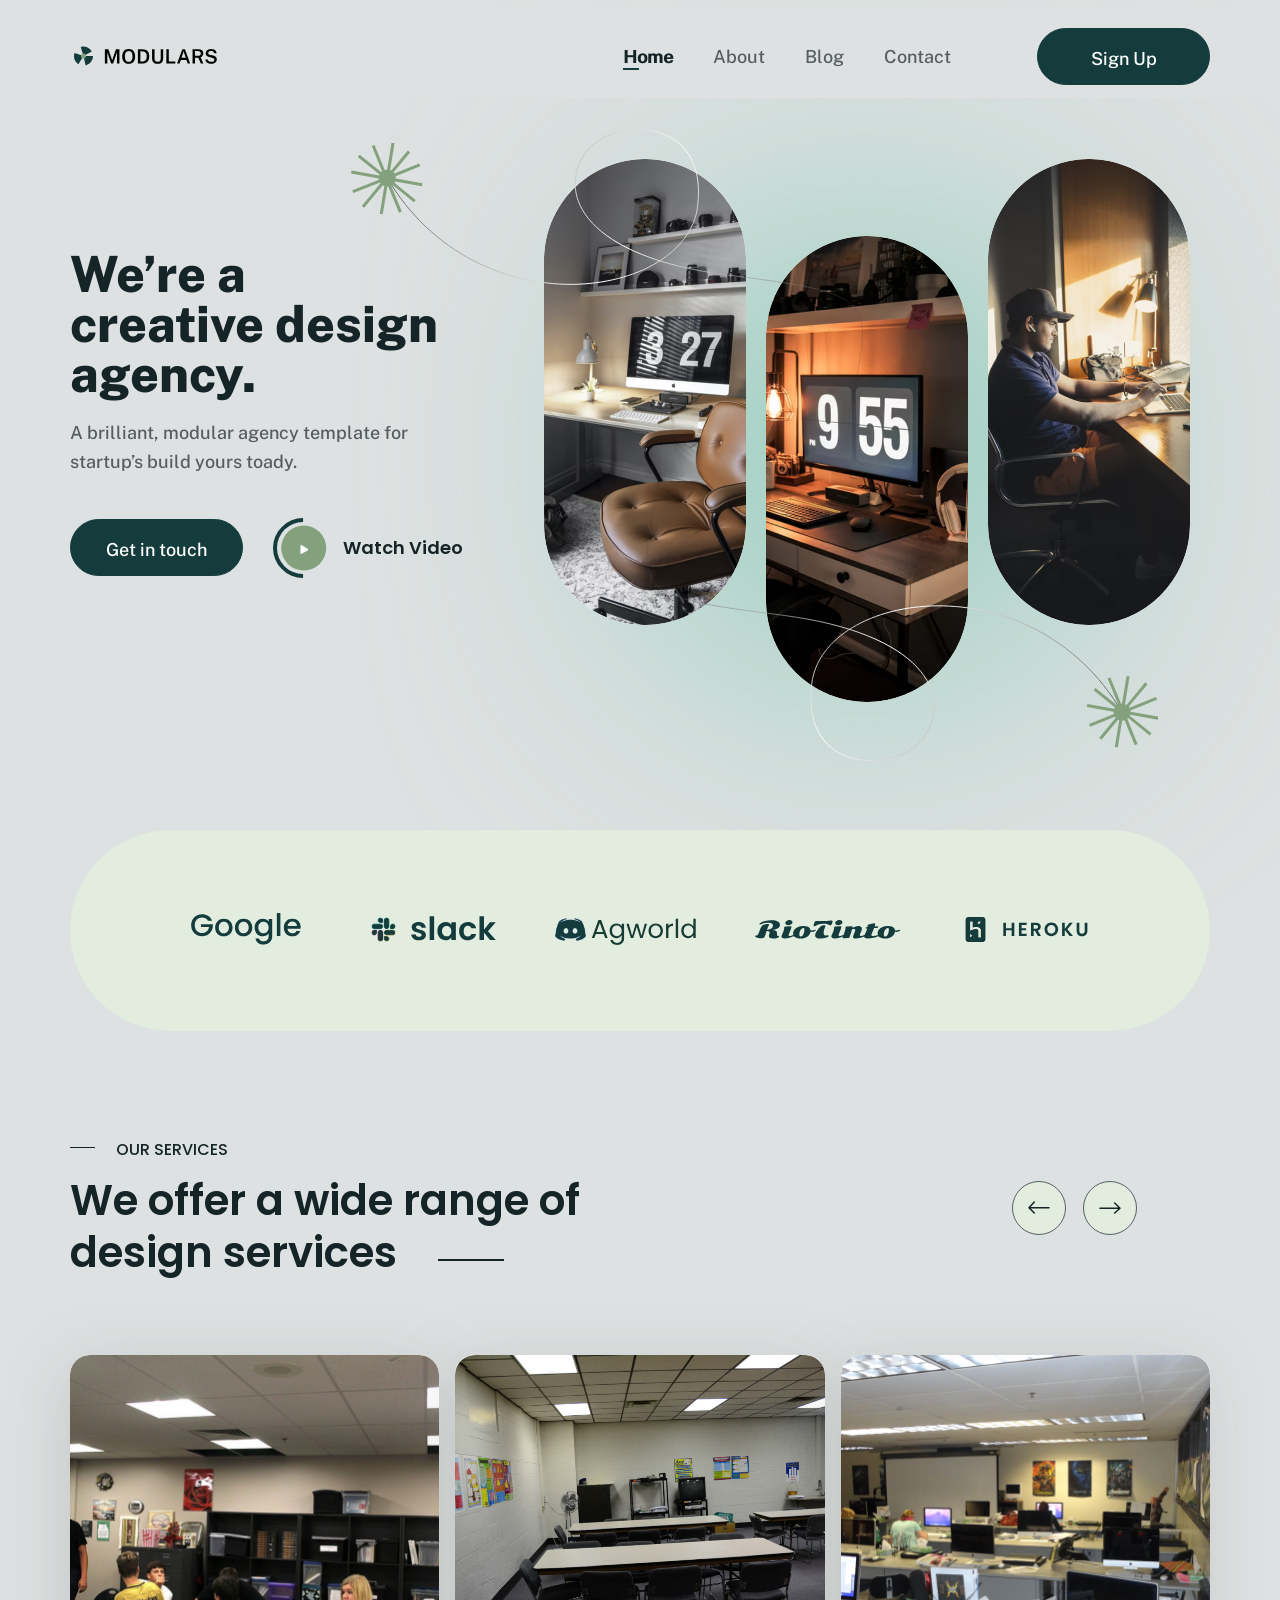
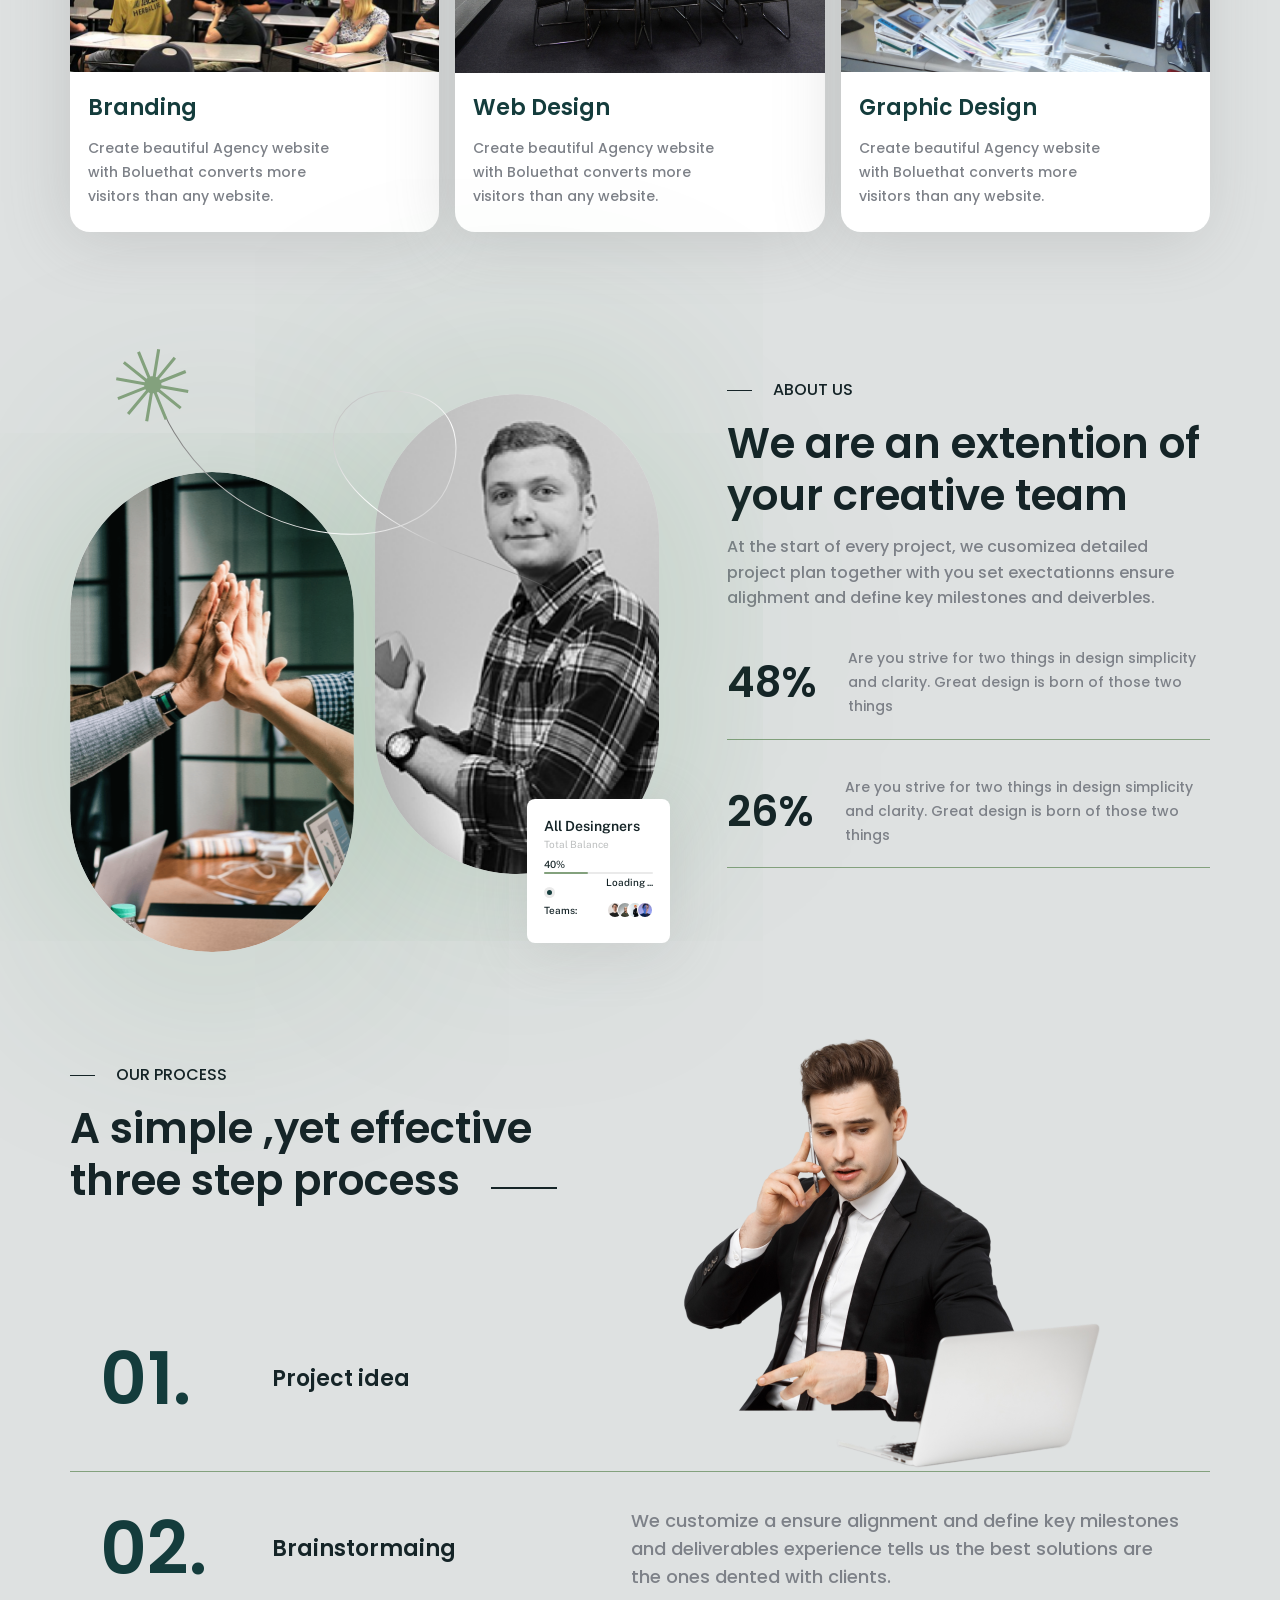
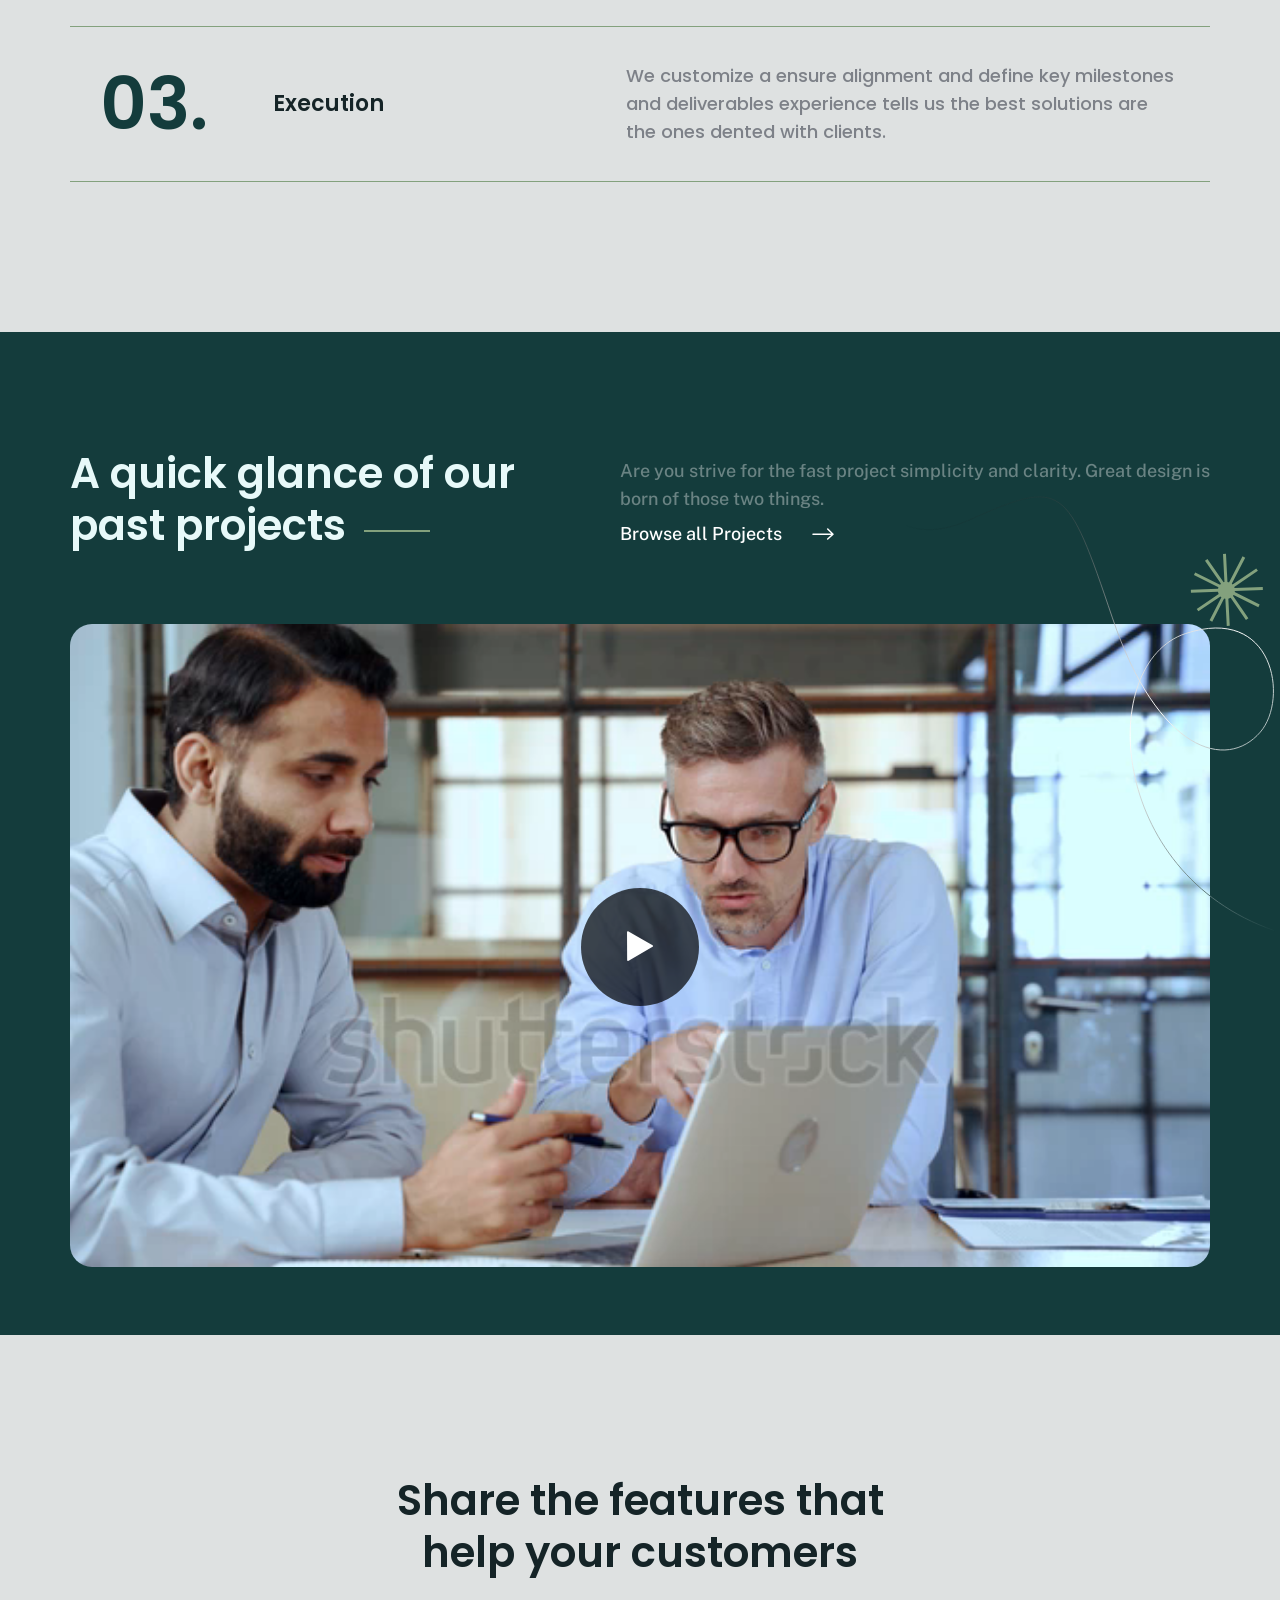
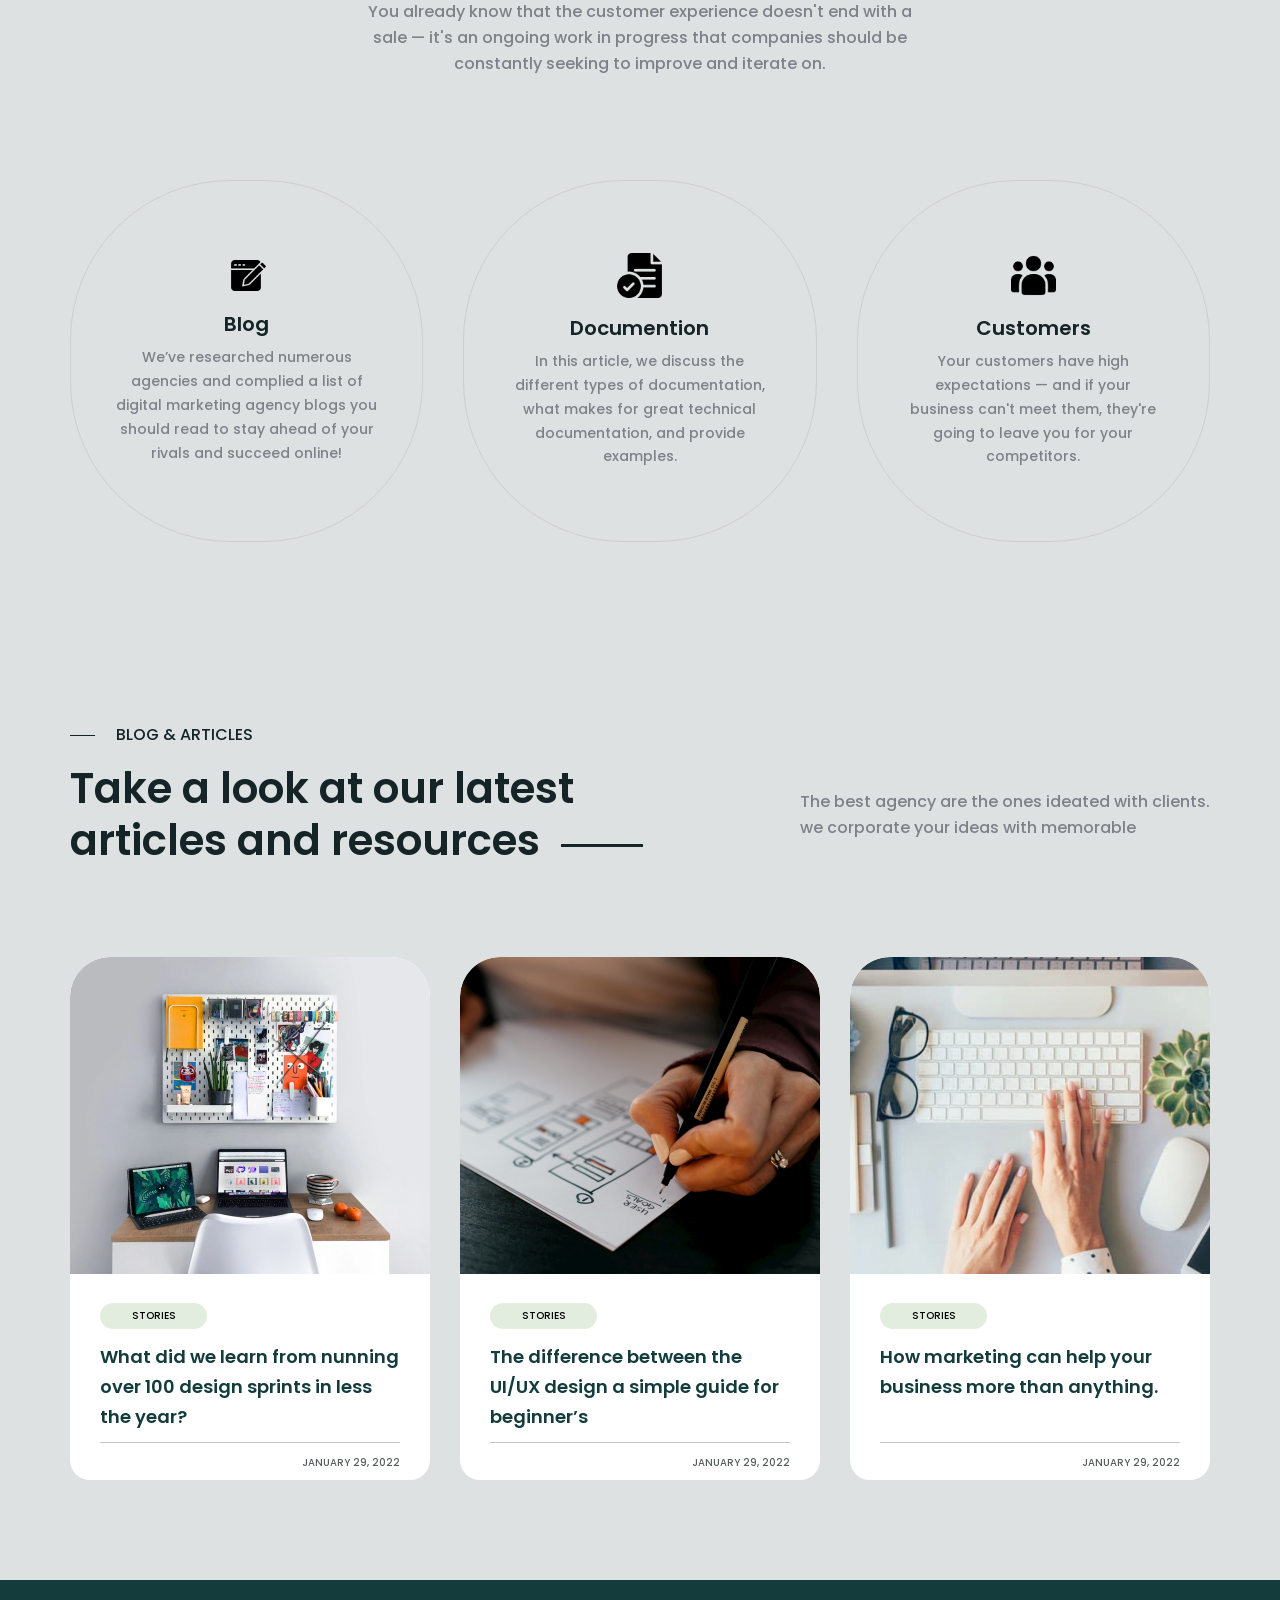
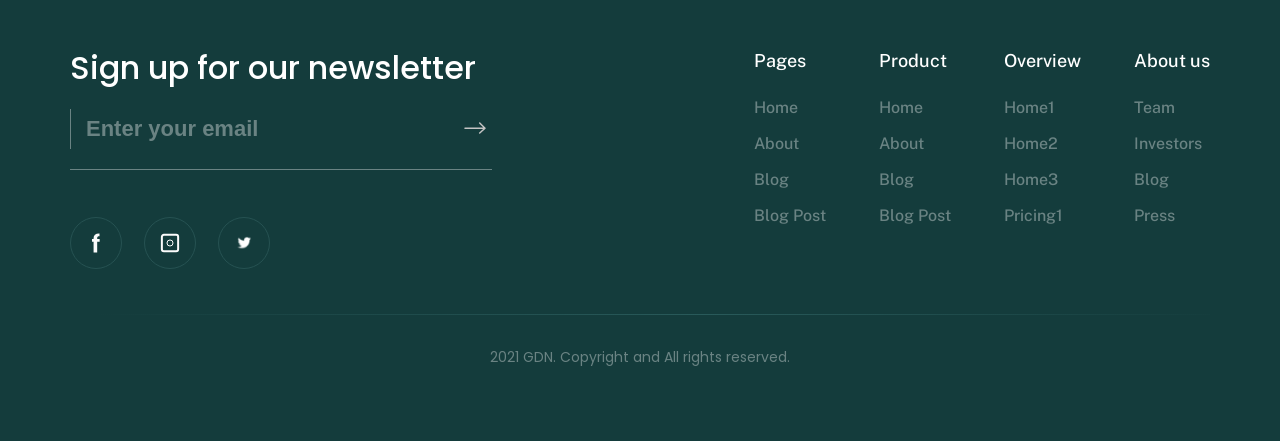
<file: index.html>
<!DOCTYPE html>
<html lang="en">
    <head>
        <meta charset="UTF-8" />
        <meta name="viewport" content="width=device-width, initial-scale=1.0" />
        <title>MODULARS</title>

        <!-- Favicon -->
        <link
            rel="apple-touch-icon"
            sizes="57x57"
            href="./assets/favicon/apple-icon-57x57.png"
        />
        <link
            rel="apple-touch-icon"
            sizes="60x60"
            href="./assets/favicon/apple-icon-60x60.png"
        />
        <link
            rel="apple-touch-icon"
            sizes="72x72"
            href="./assets/favicon/apple-icon-72x72.png"
        />
        <link
            rel="apple-touch-icon"
            sizes="76x76"
            href="./assets/favicon/apple-icon-76x76.png"
        />
        <link
            rel="apple-touch-icon"
            sizes="114x114"
            href="./assets/favicon/apple-icon-114x114.png"
        />
        <link
            rel="apple-touch-icon"
            sizes="120x120"
            href="./assets/favicon/apple-icon-120x120.png"
        />
        <link
            rel="apple-touch-icon"
            sizes="144x144"
            href="./assets/favicon/apple-icon-144x144.png"
        />
        <link
            rel="apple-touch-icon"
            sizes="152x152"
            href="./assets/favicon/apple-icon-152x152.png"
        />
        <link
            rel="apple-touch-icon"
            sizes="180x180"
            href="./assets/favicon/apple-icon-180x180.png"
        />
        <link
            rel="icon"
            type="image/png"
            sizes="192x192"
            href="./assets/favicon/android-icon-192x192.png"
        />
        <link
            rel="icon"
            type="image/png"
            sizes="32x32"
            href="./assets/favicon/favicon-32x32.png"
        />
        <link
            rel="icon"
            type="image/png"
            sizes="96x96"
            href="./assets/favicon/favicon-96x96.png"
        />
        <link
            rel="icon"
            type="image/png"
            sizes="16x16"
            href="./assets/favicon/favicon-16x16.png"
        />
        <link rel="manifest" href="./assets/favicon/manifest.json" />
        <meta name="msapplication-TileColor" content="#ffffff" />
        <meta
            name="msapplication-TileImage"
            content="./assets/favicon/ms-icon-144x144.png"
        />
        <meta name="theme-color" content="#ffffff" />

        <!-- Embed fonts -->
        <link rel="preconnect" href="https://fonts.googleapis.com" />
        <link rel="preconnect" href="https://fonts.gstatic.com" crossorigin />
        <link
            href="https://fonts.googleapis.com/css2?family=Poppins:wght@500;600&family=Public+Sans:wght@500;800&family=Sonsie+One&display=swap"
            rel="stylesheet"
        />

        <!-- Reset CSS -->
        <link rel="stylesheet" href="./assets/css/reset.css" />
        <link rel="stylesheet" href="./assets/css/styles.css" />
    </head>
    <body style="height: 6000px">
        <!-- Header -->
        <div class="header-top header-top--sticky">
            <div class="display-area">
                <!-- Header Top -->
                <div class="row">
                    <!-- Logo -->
                    <a href="/" class="header-top__logo-link">
                        <img
                            src="./assets/icon/logo.svg"
                            alt="MODULARS"
                            class="header-top__logo"
                        />
                    </a>
                    <!-- Navbar -->
                    <nav class="header-top__nav">
                        <ul class="header-top__nav-list">
                            <li class="header-top__nav-item">
                                <a
                                    href="#!"
                                    class="header-top__nav-link header-top__nav-link--active"
                                >
                                    Home
                                </a>
                            </li>
                            <li class="header-top__nav-item">
                                <a href="#!" class="header-top__nav-link">
                                    About
                                </a>
                            </li>
                            <li class="header-top__nav-item">
                                <a href="#!" class="header-top__nav-link">
                                    Blog
                                </a>
                            </li>
                            <li class="header-top__nav-item">
                                <a href="#!" class="header-top__nav-link">
                                    Contact
                                </a>
                            </li>
                        </ul>
                    </nav>
                    <!-- Action -->
                    <button class="btn header-top__signup">Sign Up</button>
                </div>
            </div>
        </div>
        <!-- Hero -->
        <section class="header-hero">
            <div class="header-hero__line"></div>
            <div class="display-area">
                <div class="row header-hero__row">
                    <!-- Hero content -->
                    <section class="header-hero__content">
                        <h1 class="header-hero__heading">
                            We’re a creative design agency.
                        </h1>
                        <p class="header-hero__desc">
                            A brilliant, modular agency template for startup’s
                            build yours toady.
                        </p>
                        <div class="header-hero__cta">
                            <button class="btn">Get in touch</button>
                            <button class="header-hero__play-button">
                                <div class="header-hero__half-circle-border">
                                    <div class="header-hero__play-btn">
                                        <svg
                                            class="header-hero__play-icon"
                                            width="8"
                                            height="10"
                                            viewBox="0 0 8 10"
                                            fill="none"
                                            xmlns="http://www.w3.org/2000/svg"
                                        >
                                            <path
                                                d="M7.48979 4.22586C8.15106 4.61996 8.13773 5.58212 7.4658 5.95775L1.49682 9.29454C0.824887 9.67017 -0.00170366 9.17755 0.00896126 8.40782L0.103701 1.57014C0.114366 0.800411 0.954284 0.330874 1.61555 0.724974L7.48979 4.22586Z"
                                                fill="currentColor"
                                            />
                                        </svg>
                                    </div>
                                </div>
                                Watch Video
                            </button>
                        </div>
                    </section>
                    <!-- Hero media -->
                    <div class="header-hero__media">
                        <div class="header-hero__bgc-blu"></div>
                        <figure class="header-hero__images">
                            <img
                                src="./assets/img/hero-01.jpg"
                                alt="We're a creative design agency."
                                class="header-hero__img"
                            />
                            <img
                                src="./assets/img/hero-02.jpg"
                                alt="We're a creative design agency."
                                class="header-hero__img"
                            />
                            <img
                                src="./assets/img/hero-03.jpg"
                                alt="We're a creative design agency."
                                class="header-hero__img"
                            />
                        </figure>

                        <!-- Decoration -->
                        <div>
                            <img
                                src="./assets/icon/decor-icon.svg"
                                alt=""
                                class="header-hero__decor"
                            />
                            <img
                                src="./assets/icon/decor-icon.svg"
                                alt=""
                                class="header-hero__decor"
                            />
                        </div>
                    </div>
                </div>
            </div>
        </section>
        <main>
            <!-- Brands -->
            <div class="brand">
                <div class="display-area">
                    <ul class="brand__list">
                        <li>
                            <a href="#!">
                                <img
                                    src="./assets/img/brand-01.svg"
                                    alt="Google"
                                />
                            </a>
                        </li>
                        <li>
                            <a href="#!">
                                <img
                                    src="./assets/img/brand-02.svg"
                                    alt="slack"
                                />
                            </a>
                        </li>
                        <li>
                            <a href="#!">
                                <img src="./assets/img/brand-03_1.svg" alt="" />
                            </a>
                            <a href="#!">
                                <img
                                    src="./assets/img/brand-03_2.svg"
                                    alt="Agworld"
                                />
                            </a>
                        </li>
                        <li>
                            <a href="#!">
                                <img
                                    src="./assets/img/brand-04.svg"
                                    alt="Riotinto"
                                />
                            </a>
                        </li>
                        <li>
                            <a href="#!">
                                <img
                                    src="./assets/img/brand-05.svg"
                                    alt="HEROKU"
                                />
                            </a>
                        </li>
                    </ul>
                </div>
            </div>
            <!-- Services -->
            <section class="service">
                <div class="display-area">
                    <section class="service__top">
                        <div class="service__info">
                            <p class="service__title section-title">
                                OUR SERVICES
                            </p>

                            <h2 class="service__heading section-heading">
                                We offer a wide range of design services
                            </h2>
                        </div>

                        <div class="service__control">
                            <button class="service__control-btn">
                                <svg
                                    width="22"
                                    height="13"
                                    viewBox="0 0 22 13"
                                    fill="none"
                                    xmlns="http://www.w3.org/2000/svg"
                                >
                                    <path
                                        d="M21 6.82353H0.999999M0.999999 6.82353L6.29412 1M0.999999 6.82353L6.29412 12"
                                        stroke="currentColor"
                                        stroke-width="1.5"
                                        stroke-linecap="round"
                                        stroke-linejoin="round"
                                    />
                                </svg>
                            </button>
                            <button class="service__control-btn">
                                <svg
                                    width="22"
                                    height="12"
                                    viewBox="0 0 22 12"
                                    fill="none"
                                    xmlns="http://www.w3.org/2000/svg"
                                >
                                    <path
                                        d="M1 6.29412H21M21 6.29412L15.7059 1M21 6.29412L15.7059 11"
                                        stroke="currentColor"
                                        stroke-width="1.5"
                                        stroke-linecap="round"
                                        stroke-linejoin="round"
                                    />
                                </svg>
                            </button>
                        </div>
                    </section>

                    <div class="service__list">
                        <article class="service-items">
                            <a href="#!">
                                <div class="service-items__images">
                                    <img
                                        src="./assets/img/service-01.png"
                                        alt="Branding Image"
                                        class="service-items__img"
                                    />
                                </div>
                            </a>
                            <h3 class="service-items__name">Branding</h3>
                            <p class="service-items__desc">
                                Create beautiful Agency website with Boluethat
                                converts more visitors than any website.
                            </p>
                        </article>
                        <article class="service-items">
                            <a href="#!">
                                <div class="service-items__images">
                                    <img
                                        src="./assets/img/service-02.png"
                                        alt="Branding Image"
                                        class="service-items__img"
                                    />
                                </div>
                            </a>
                            <h3 class="service-items__name">Web Design</h3>
                            <p class="service-items__desc">
                                Create beautiful Agency website with Boluethat
                                converts more visitors than any website.
                            </p>
                        </article>
                        <article class="service-items">
                            <a href="#!">
                                <div class="service-items__images">
                                    <img
                                        src="./assets/img/service-03.png"
                                        alt="Branding Image"
                                        class="service-items__img"
                                    />
                                </div>
                            </a>
                            <h3 class="service-items__name">Graphic Design</h3>
                            <p class="service-items__desc">
                                Create beautiful Agency website with Boluethat
                                converts more visitors than any website.
                            </p>
                        </article>
                    </div>
                </div>
            </section>
            <section class="about">
                <div class="display-area">
                    <div class="row about__row">
                        <!-- About Media -->
                        <div class="about-media">
                            <img
                                src="./assets/img/about-img-01.png"
                                alt="About Image"
                                class="about-media__img"
                            />
                            <img
                                src="./assets/img/about-img-02.png"
                                alt="About Image"
                                class="about-media__img"
                            />
                            <img
                                src="./assets/img/about-deco-01.svg"
                                alt="About Decor"
                                class="about-media__decor-img"
                            />
                            <!-- About Media Block -->
                            <div class="about-media-block">
                                <p class="about-media-block__title">
                                    All Desingners
                                </p>
                                <p class="about-media-block__total">
                                    Total Balance
                                </p>
                                <p class="about-media-block__percent">40%</p>
                                <div class="about-progress-bar">
                                    <div class="about-progress-bar__valuemax">
                                        <div
                                            class="about-progress-bar__valuenow"
                                        ></div>
                                    </div>
                                </div>
                                <p class="about-media-block__status">
                                    Loading ...
                                </p>
                                <div class="about-media-block__circle-decor">
                                    <div
                                        class="about-media-block__circle"
                                    ></div>
                                </div>
                                <div class="about-team">
                                    <p class="about-team__name">Teams:</p>
                                    <ul class="about-team__avatar-list">
                                        <li class="about-team__avatar-item">
                                            <img
                                                src="./assets/img/about-avatar-01.jpg"
                                                alt=""
                                                class="about-team__avatar"
                                            />
                                        </li>
                                        <li class="about-team__avatar-item">
                                            <img
                                                src="./assets/img/about-avatar-02.jpg"
                                                alt=""
                                                class="about-team__avatar"
                                            />
                                        </li>
                                        <li class="about-team__avatar-item">
                                            <img
                                                src="./assets/img/about-avatar-03.jpg"
                                                alt=""
                                                class="about-team__avatar"
                                            />
                                        </li>
                                        <li class="about-team__avatar-item">
                                            <img
                                                src="./assets/img/about-avatar-04.jpg"
                                                alt=""
                                                class="about-team__avatar"
                                            />
                                        </li>
                                    </ul>
                                </div>
                            </div>
                        </div>
                        <!-- About Content -->
                        <div class="about-content">
                            <p class="about__title section-title">ABOUT US</p>
                            <h2 class="about__heading section-heading">
                                We are an extention of your creative team
                            </h2>
                            <p class="about__desc">
                                At the start of every project, we cusomizea
                                detailed project plan together with you set
                                exectationns ensure alighment and define key
                                milestones and deiverbles.
                            </p>
                            <div class="about-sub">
                                <span class="about-sub__percent">48%</span>
                                <span class="about-sub__desc">
                                    Are you strive for two things in design
                                    simplicity and clarity. Great design is born
                                    of those two things
                                </span>
                            </div>
                            <div class="about__line"></div>
                            <div class="about-sub">
                                <span class="about-sub__percent">26%</span>
                                <span class="about-sub__desc">
                                    Are you strive for two things in design
                                    simplicity and clarity. Great design is born
                                    of those two things
                                </span>
                            </div>
                            <div class="about__line"></div>
                        </div>
                    </div>
                </div>
            </section>
            <!-- Process -->
            <section class="process">
                <div class="display-area">
                    <div class="process-body">
                        <p class="process-title section-title">OUR PROCESS</p>
                        <h2 class="process__heading section-heading">
                            A simple ,yet effective three step process
                        </h2>
                        <img
                            src="./assets/img/process-img-01.jpg"
                            alt="Process Image"
                            class="process__img"
                        />
                        <!-- Process List -->
                        <ol class="process-list">
                            <li
                                class="process-list__item process-list__item--active"
                            >
                                <span class="process-list__number">01.</span>
                                <div class="process-list__heading">
                                    <h3 class="process-list__name">
                                        Project idea
                                    </h3>
                                    <a href="#!" class="process-list__link"
                                        >Learn More
                                    </a>
                                </div>
                            </li>
                            <li
                                class="process-list__item process-list__item--active"
                            >
                                <span class="process-list__number">02.</span>
                                <div class="process-list__heading">
                                    <h3 class="process-list__name">
                                        Brainstormaing
                                    </h3>
                                    <a href="#!" class="process-list__link"
                                        >Learn More
                                    </a>
                                </div>
                                <p class="process-list__content">
                                    We customize a ensure alignment and define
                                    key milestones and deliverables experience
                                    tells us the best solutions are the ones
                                    dented with clients.
                                </p>
                            </li>
                            <li
                                class="process-list__item process-list__item--active"
                            >
                                <span class="process-list__number">03.</span>
                                <div class="process-list__heading">
                                    <h3 class="process-list__name">
                                        Execution
                                    </h3>
                                    <a href="#!" class="process-list__link"
                                        >Learn More
                                    </a>
                                </div>
                                <p class="process-list__content">
                                    We customize a ensure alignment and define
                                    key milestones and deliverables experience
                                    tells us the best solutions are the ones
                                    dented with clients.
                                </p>
                            </li>
                        </ol>
                    </div>
                </div>
            </section>
            <!-- Projects -->
            <section class="project">
                <div class="display-area">
                    <div class="project-body">
                        <div class="row project-row">
                            <h2 class="project__heading section-heading">
                                A quick glance of our past projects
                            </h2>
                            <div class="project-content">
                                <p class="project__desc">
                                    Are you strive for the fast project
                                    simplicity and clarity. Great design is born
                                    of those two things.
                                </p>
                                <a href="#!" class="project__link"
                                    >Browse all Projects
                                    <svg
                                        class="project__arrow"
                                        width="22"
                                        height="12"
                                        viewBox="0 0 22 12"
                                        fill="none"
                                        xmlns="http://www.w3.org/2000/svg"
                                    >
                                        <path
                                            d="M1 6.29415H21M21 6.29415L15.7059 1.00003M21 6.29415L15.7059 11"
                                            stroke="currentColor"
                                            stroke-width="1.5"
                                            stroke-linecap="round"
                                            stroke-linejoin="round"
                                        />
                                    </svg>
                                </a>
                            </div>
                        </div>
                        <!-- Project Media -->
                        <div class="project-media">
                            <video
                                id="videoDemo"
                                class="project__video"
                                controls
                            >
                                <source
                                    src="./assets/video/project-demo-video.webm"
                                    type="video/webm"
                                />
                                Your browser does not support HTML video.
                            </video>
                            <button
                                id="playBtn"
                                class="project__play-btn"
                                onclick="playFunction()"
                            >
                                <img
                                    class="project__play-icon"
                                    src="./assets/icon/play-icon.svg"
                                    alt="Play Video Icon"
                                />
                            </button>
                            <script>
                                // Get the video
                                var video =
                                    document.getElementById("videoDemo");
                                //  Get Play Button
                                var btn = document.getElementById("playBtn");
                                // Play Function
                                video.removeAttribute("controls");
                                function playFunction() {
                                    if (video.paused) {
                                        video.play();
                                        btn.style.display = "none";
                                        video.setAttribute(
                                            "controls",
                                            "controls"
                                        );
                                    } else {
                                        video.pause();
                                    }
                                }
                            </script>
                        </div>
                        <!-- Project Decor -->
                        <img
                            src="./assets/img/video-deco-01.svg"
                            alt=""
                            class="project__decor"
                        />
                        <img
                            src="./assets/img/video-deco-02.svg"
                            alt=""
                            class="project__decor"
                        />
                    </div>
                </div>
            </section>
            <!-- Features -->
            <section class="feature">
                <div class="display-area">
                    <h2 class="feature__heading section-heading">
                        Share the features that help your customers
                    </h2>
                    <p class="feature__desc">
                        You already know that the customer experience doesn't
                        end with a sale — it's an ongoing work in progress that
                        companies should be constantly seeking to improve and
                        iterate on.
                    </p>
                    <ul class="feature-list">
                        <li class="feature-list__item">
                            <img
                                src="./assets/icon/blog-icon.svg"
                                alt="Share Blog Image"
                                class="feature-list__icon"
                            />
                            <h3 class="feature-list__title">Blog</h3>
                            <p class="feature-list__desc">
                                We’ve researched numerous agencies and complied
                                a list of digital marketing agency blogs you
                                should read to stay ahead of your rivals and
                                succeed online!
                            </p>
                        </li>
                        <li class="feature-list__item">
                            <img
                                src="./assets/icon/documention-icon.svg"
                                alt="Share Document Image"
                                class="feature-list__icon"
                            />
                            <h3 class="feature-list__title">Documention</h3>
                            <p class="feature-list__desc">
                                In this article, we discuss the different types
                                of documentation, what makes for great technical
                                documentation, and provide examples.
                            </p>
                        </li>
                        <li class="feature-list__item">
                            <img
                                src="./assets/icon/customer-icon.svg"
                                alt="Share Customer Image"
                                class="feature-list__icon"
                            />
                            <h3 class="feature-list__title">Customers</h3>
                            <p class="feature-list__desc">
                                Your customers have high expectations — and if
                                your business can't meet them, they're going to
                                leave you for your competitors.
                            </p>
                        </li>
                    </ul>
                </div>
            </section>
            <!-- Blog -->
            <section class="blog">
                <div class="display-area">
                    <p class="blog__title section-title">BLOG & ARTICLES</p>
                    <div class="row blog-row">
                        <h2 class="blog__heading section-heading">
                            Take a look at our latest articles and resources
                        </h2>
                        <p class="blog__desc">
                            The best agency are the ones ideated with clients.
                            we corporate your ideas with memorable
                        </p>
                    </div>
                    <!-- Blog List -->
                    <div class="blog-list">
                        <article class="blog-list__item">
                            <a href="#!" class="blog-list__images">
                                <img
                                    src="./assets/img/blog-img-01.png"
                                    alt="Blog Image"
                                    class="blog-list__img"
                                />
                            </a>
                            <div class="blog-list__content">
                                <button class="blog-list__btn">STORIES</button>
                                <h3 class="blog-list__heading">
                                    What did we learn from nunning over 100
                                    design sprints in less the year?
                                </h3>
                                <div class="blog-list__line"></div>
                                <p class="blog-list__date">JANUARY 29, 2022</p>
                            </div>
                        </article>
                        <article class="blog-list__item">
                            <a href="#!" class="blog-list__images">
                                <img
                                    src="./assets/img/blog-img-02.png"
                                    alt="Blog Image"
                                    class="blog-list__img"
                                />
                            </a>
                            <div class="blog-list__content">
                                <button class="blog-list__btn">STORIES</button>
                                <h3 class="blog-list__heading">
                                    The difference between the UI/UX design a
                                    simple guide for beginner’s
                                </h3>
                                <div class="blog-list__line"></div>
                                <p class="blog-list__date">JANUARY 29, 2022</p>
                            </div>
                        </article>
                        <article class="blog-list__item">
                            <a href="#!" class="blog-list__images">
                                <img
                                    src="./assets/img/blog-img-03.png"
                                    alt="Blog Image"
                                    class="blog-list__img"
                                />
                            </a>
                            <div class="blog-list__content">
                                <button class="blog-list__btn">STORIES</button>
                                <h3 class="blog-list__heading">
                                    How marketing can help your business more
                                    than anything.
                                </h3>
                                <div class="blog-list__line"></div>
                                <p class="blog-list__date">JANUARY 29, 2022</p>
                            </div>
                        </article>
                    </div>
                </div>
            </section>
        </main>
        <!-- Footer -->
        <footer class="footer">
            <div class="display-area">
                <div class="footer__row">
                    <div class="footer-contact">
                        <h2 class="footer-contact__heading">
                            Sign up for our newsletter
                        </h2>
                        <!-- Footer Form -->
                        <form action="" class="footer-form">
                            <input
                                class="footer-form__input"
                                type="email"
                                name="email"
                                id="email"
                                placeholder="Enter your email"
                            />
                            <button class="footer-form__submit" type="submit">
                                <svg
                                    width="22"
                                    height="12"
                                    viewBox="0 0 22 12"
                                    fill="none"
                                    xmlns="http://www.w3.org/2000/svg"
                                >
                                    <path
                                        d="M1 6.29412H21M21 6.29412L15.7059 1M21 6.29412L15.7059 11"
                                        stroke="currentColor"
                                        stroke-width="1.5"
                                        stroke-linecap="round"
                                        stroke-linejoin="round"
                                    />
                                </svg>
                            </button>
                        </form>
                        <div class="footer-contact__line"></div>
                        <!-- Footer Icons -->
                        <div class="footer-contact__icon">
                            <div class="footer-contact__social-list">
                                <a
                                    href="#!"
                                    class="footer-contact__social-link"
                                >
                                    <img
                                        src="./assets/icon/facebook-icon.svg"
                                        alt="Facebook Icon"
                                        class="footer-contact__social-logo"
                                    />
                                </a>
                                <a
                                    href="#!"
                                    class="footer-contact__social-link"
                                >
                                    <img
                                        src="./assets/icon/instagram-icon.svg"
                                        alt="Instagram Icon"
                                        class="footer-contact__social-logo"
                                    />
                                </a>
                                <a
                                    href="#!"
                                    class="footer-contact__social-link"
                                >
                                    <img
                                        src="./assets/icon/twitter-icon.svg"
                                        alt="Twitter Icon"
                                        class="footer-contact__social-logo"
                                    />
                                </a>
                            </div>
                        </div>
                    </div>
                    <!-- Footer Navigation -->
                    <div class="footer-nav">
                        <!-- Footer Navigation Column 1 -->
                        <div class="footer-nav__column">
                            <h3 class="footer-nav__heading">Pages</h3>
                            <ul class="footer-nav__list">
                                <li class="footer-nav__item">
                                    <a href="#!" class="footer-nav__link"
                                        >Home</a
                                    >
                                </li>
                                <li class="footer-nav__item">
                                    <a href="#!" class="footer-nav__link"
                                        >About</a
                                    >
                                </li>
                                <li class="footer-nav__item">
                                    <a href="#!" class="footer-nav__link"
                                        >Blog</a
                                    >
                                </li>
                                <li class="footer-nav__item">
                                    <a href="#!" class="footer-nav__link"
                                        >Blog Post</a
                                    >
                                </li>
                            </ul>
                        </div>
                        <!-- Footer Navigation Column 2 -->
                        <div class="footer-nav__column">
                            <h3 class="footer-nav__heading">Product</h3>
                            <ul class="footer-nav__list">
                                <li class="footer-nav__item">
                                    <a href="#!" class="footer-nav__link"
                                        >Home</a
                                    >
                                </li>
                                <li class="footer-nav__item">
                                    <a href="#!" class="footer-nav__link"
                                        >About</a
                                    >
                                </li>
                                <li class="footer-nav__item">
                                    <a href="#!" class="footer-nav__link"
                                        >Blog</a
                                    >
                                </li>
                                <li class="footer-nav__item">
                                    <a href="#!" class="footer-nav__link"
                                        >Blog Post</a
                                    >
                                </li>
                            </ul>
                        </div>
                        <!-- Footer Navigation Column 3 -->
                        <div class="footer-nav__column">
                            <h3 class="footer-nav__heading">Overview</h3>
                            <ul class="footer-nav__list">
                                <li class="footer-nav__item">
                                    <a href="#!" class="footer-nav__link"
                                        >Home1</a
                                    >
                                </li>
                                <li class="footer-nav__item">
                                    <a href="#!" class="footer-nav__link"
                                        >Home2</a
                                    >
                                </li>
                                <li class="footer-nav__item">
                                    <a href="#!" class="footer-nav__link"
                                        >Home3</a
                                    >
                                </li>
                                <li class="footer-nav__item">
                                    <a href="#!" class="footer-nav__link"
                                        >Pricing1</a
                                    >
                                </li>
                            </ul>
                        </div>
                        <!-- Footer Navigation Column 4 -->
                        <div class="footer-nav__column">
                            <h3 class="footer-nav__heading">About us</h3>
                            <ul class="footer-nav__list">
                                <li class="footer-nav__item">
                                    <a href="#!" class="footer-nav__link"
                                        >Team</a
                                    >
                                </li>
                                <li class="footer-nav__item">
                                    <a href="#!" class="footer-nav__link"
                                        >Investors</a
                                    >
                                </li>
                                <li class="footer-nav__item">
                                    <a href="#!" class="footer-nav__link"
                                        >Blog</a
                                    >
                                </li>
                                <li class="footer-nav__item">
                                    <a href="#!" class="footer-nav__link"
                                        >Press</a
                                    >
                                </li>
                            </ul>
                        </div>
                    </div>
                </div>
                <div class="footer__line"></div>
                <div class="footer__copyright">
                    <p class="footer__copyright-text">
                        2021 GDN. Copyright and All rights reserved.
                    </p>
                </div>
            </div>
        </footer>
    </body>
</html>
</file>
<file: assets/css/styles.css>
* {
    box-sizing: border-box;
}

:root {
    --primary-color: #143c3c;
}

body {
    scroll-behavior: smooth;
}

html {
    font-size: 62.5%;
}

body {
    font-size: 1.6rem;
    font-family: "Poppins", "Public Sans", "Sonsie One", sans-serif;
    background-color: #dee1e1;
}

a {
    text-decoration: none;
}
/* Common */
.display-area {
    /* Box Model */
    /* display: block; */
    width: 1140px;
    max-width: calc(100% - 40px);
    margin: 0 auto;
}

.row {
    display: flex;
    align-items: center;
}

.btn {
    /* Variable */
    --min-width-btn: 173px;
    --height-btn: 57px;
    /* Box Model */
    display: inline-block;
    width: var(--min-width-btn);
    height: var(--height-btn);
    border-radius: 99px;
    border: 1.5px solid #143c3c;
    /* color */
    background: var(--primary-color);
    color: #fff;
    /* text */
    font-family: Public Sans, sans-serif;
    font-size: 1.8rem;
    font-weight: 500;
    line-height: var(--height-btn);
}

.btn:hover {
    opacity: 0.8;
    cursor: pointer;
}

.section-heading {
    /* Color */
    color: #152427;
    /* Text */
    font-size: 4.2rem;
    font-weight: 600;
    line-height: 1.24;
}

.section-title {
    /* Color */
    color: #152427;
    /* Text */
    font-size: 1.6rem;
    font-weight: 500;
}
/* Header */
.header-top {
    /* Box Model */
    margin-top: 8px;
    padding: 20px 0 13px;
    /* Color */
    background-color: #dee1e1;
    display: flex;
    align-items: center;
}

.header-top--sticky {
    position: sticky;
    top: 0;
    z-index: 1;
    background-color: #dee1e1;
}

.header-top__logo-link {
    display: flex;
}

.header-top__nav {
    /* Box Model */
    margin-left: 386px;
}

.header-top__nav-list {
    display: flex;
}

.header-top__nav-link {
    /* Positioning */
    position: relative;
    /* Box Model */
    padding: 8px 20px;
    /* Color */
    color: #575d5e;
    /* Text */
    font-family: "Public Sans", sans-serif;
    font-weight: 500;
    font-size: 1.8rem;
}

.header-top__nav-link:hover,
.header-top__nav-link--active {
    color: #152427;
    text-shadow: 1px 0 0 currentColor;
}

.header-top__nav-link--active::after {
    /* Positioning */
    position: absolute;
    bottom: 5px;
    left: 20px;
    /* Box model */
    content: "";
    display: inline-block;
    width: 16px;
    height: 2px;
    /* Color */
    background: var(--primary-color);
}

.header-top__signup {
    margin-left: auto;
}

/* Hero */
.header-hero {
    /* Text */
    font-family: "Public Sans", sans-serif;
}
.header-hero__line {
    /* Box Model */
    height: 1px;
    /* Color */
    background: linear-gradient(
        90deg,
        #d5d5d500 0,
        #dddcdc 50%,
        #d5d5d500 100%
    );
}

/* Header Hero */
.header-hero__row {
    /* Positioning */
    position: relative;
    /* Box Model */
    margin-top: 60px;
}

.header-hero__content {
    /* Display & Box Model */
    flex: 0 0 35%;
    max-width: 35%;
}

.header-hero__heading {
    /* Box Model */
    width: 368px;
    /* Color */
    color: #152427;
    /* Text */
    font-weight: 800;
    font-size: 5rem;
    margin-top: 43px;
}

.header-hero__desc {
    /* Box Model */
    margin-top: 20px;
    /* Color */
    color: #575d5e;
    /* Text */
    font-weight: 500;
    font-size: 1.8rem;
    line-height: 1.56;
}

.header-hero__cta {
    /* Display & Box Model */
    display: flex;
    align-items: center;
    column-gap: 30px;
    margin-top: 42px;
}

.header-hero__play-button {
    /* Display & Box Model*/
    display: flex;
    align-items: center;
    column-gap: 10px;
    height: 60px;
    padding: 0;
    border: none;
    /* Color */
    color: #152427;
    background-color: transparent;
    /* Text */
    font-family: "Poppins";
    font-weight: 600;
    font-size: 1.8rem;
    /* Other */
    cursor: pointer;
}

.header-hero__half-circle-border {
    /* Display & Box Model */
    display: flex;
    justify-content: center;
    align-items: center;
    width: 60px;
    height: 60px;
    border: 4px solid;
    border-radius: 50%;
    /* Color */
    border-color: var(--primary-color);
    border-bottom-color: transparent;
    border-right-color: transparent;
    /* Other */
    transform: rotate(-45deg);
    transition-duration: 0.3s;
}

.header-hero__play-btn {
    /* Box Model */
    width: 45px;
    height: 45px;
    border-radius: 50%;
    /* Color */
    color: #fff;
    background-color: #83a17d;
    /* Text */
    line-height: 45px;
    /* Other */
    transform: rotate(45deg);
}

.header-hero__play-button:hover {
    /* Color */
    color: #83a17d;
}

.header-hero__play-button:hover .header-hero__half-circle-border {
    /* Color */
    border-color: #83a17d;
    border-bottom-color: transparent;
    border-right-color: transparent;
    /* Other */
    transform: rotate(135deg);
}

.header-hero__play-button:hover .header-hero__play-btn {
    /* Color */
    background-color: var(--primary-color);
    /* Other */
    transform: rotate(-135deg);
}

/* Hero media */
.header-hero__media {
    /* Positioning */
    position: relative;
    /* Display & Box Model */
    flex: 0 0 65%;
    display: flex;
    justify-content: flex-end;
    max-width: 65%;
    padding-right: 20px;
}

.header-hero__bgc-blu {
    z-index: -1;
    position: absolute;
    top: 122px;
    left: 225px;
    width: 340px;
    height: 340px;
    border-radius: 50%;
    background-color: #4dbb9a;
    filter: blur(137px);
}

.header-hero__images {
    /* Display */
    display: flex;
    justify-content: center;
    column-gap: 20px;
}

.header-hero__img {
    /* Box Model */
    width: 202px;
    height: 466px;
    border-radius: 110px;
    /* Other */
    object-fit: cover;
}

.header-hero__img:nth-child(2) {
    /* Other */
    transform: translateY(77px);
}

/* Hero Decor */
.header-hero__decor {
    /* Positioning */
    position: absolute;
    top: -30px;
    left: -118px;
}
.header-hero__decor:last-child {
    /* Positioning */
    top: 240px;
    left: 108px;
    /* Other */
    transform: rotate(180deg);
}

/* Brands */
.brand {
    margin-top: 205px;
}

.brand__list {
    background: #e2eddf;
    border-radius: 100.5px;
    height: 201px;
    padding: 0 121px;
    display: flex;
    justify-content: space-between;
    align-items: center;
}

/* Services */
.service {
    margin-top: 106px;
}

.service__top {
    display: flex;
    justify-content: space-between;
    align-items: center;
}

.service__title {
    margin-left: 46px;
    position: relative;
    line-height: 1.62;
}

.service__title::before {
    left: -46px;
    top: 10px;
    position: absolute;
    display: inline-block;
    content: "";
    width: 25px;
    height: 1px;
    background-color: #152427;
}

.service__heading {
    position: relative;
    width: 520px;
    height: 104px;
    margin-top: 12px;
}

.service__heading::after {
    right: 86px;
    bottom: 18px;
    display: inline-block;
    position: absolute;
    content: "";
    width: 66px;
    height: 2px;
    background: #152427;
}

.service__control {
    display: flex;
    margin-right: 73px;
    column-gap: 17px;
}

.service__control-btn {
    display: flex;
    align-items: center;
    justify-content: center;
    width: 54px;
    height: 54px;
    border: 1px solid #575f66;
    border-radius: 50%;
    color: #152427;
    background: #e2eddf;
    outline: none;
}

.service__control-btn:hover {
    background: #152427;
    color: #fff;
    cursor: pointer;
}

/* Service list */
.service__list {
    display: grid;
    grid-template-columns: 1fr 1fr 1fr;
    column-gap: 16px;
    margin-top: 76px;
}

.service-items {
    border-radius: 20px;
    background: #fff;
    box-shadow: -6px 9px 64px -4px rgba(118, 118, 118, 0.25);
}

.service-items__images {
    height: 318px;
    overflow: hidden;
    border-radius: 20px 20px 0 0;
}

.service-items__img {
    max-width: 100%;
    object-fit: cover;
    transition: 0.25s;
}

.service-items__img:hover {
    transform: scale(1.1);
}

.service-items__name {
    margin-top: 24px;
    color: var(--primary-color);
    font-size: 2.2rem;
    font-weight: 600;
    line-height: 1;
    padding-left: 18px;
}

.service-items__desc {
    width: 268px;
    height: 72px;
    margin: 18px 0 23px;
    color: #7d8188;
    font-size: 1.4rem;
    font-weight: 500;
    line-height: 1.71;
    padding-left: 18px;
}

/* About */
.about {
    margin-top: 150px;
}

.about__row {
    align-items: normal;
    column-gap: 64px;
}

/* About Media */
.about-media {
    /* Positioning */
    position: relative;
    /* Display & Box Model */
    flex: 0 0 52%;
    max-width: 52%;
    height: 570px;
}

.about-media__img {
    /* Positioning */
    position: absolute;
    /* Box Model */
    width: 284px;
    height: 480px;
    border-radius: 210px;
    /* Color */
    box-shadow: 0px 4px 234px 11px rgba(59, 137, 71, 0.25);
    /* Other */
    object-fit: cover;
}

.about-media__img:first-child {
    /* Positioning */
    top: 90px;
    left: 0;
}

.about-media__img:nth-child(2) {
    /* Positioning */
    top: 12px;
    left: 305px;
}

.about-media__decor-img {
    /* Positioning */
    position: absolute;
    top: -33px;
    left: 46px;
    /* Box Model */
    width: 500px;
}

/* About Media Block */
.about-media-block {
    /* Positioning */
    position: absolute;
    top: 417px;
    left: 457px;
    /* Box Model */
    padding: 10px 17px;
    border-radius: 8px;
    width: 143px;
    height: 144px;
    /* Color */
    background-color: #fff;
    box-shadow: 0px 7px 54px rgba(154, 154, 154, 0.25);
    /* Text */
    font-family: "Public Sans", sans-serif;
}

.about-media-block__title {
    /* Box Model */
    margin-top: 10px;
    /* Color */
    color: #152427;
    /* Text */
    font-weight: 600;
    font-size: 1.4rem;
}

.about-media-block__total {
    /* Box Model */
    margin-top: 6px;
    /* Color */
    color: #575d5e;
    /* Text */
    font-weight: 400;
    font-size: 1rem;
    /* Other */
    opacity: 0.4;
}

.about-media-block__percent {
    /* Box Model */
    margin-top: 10px;
    /* Color */
    color: #152427;
    /* Text */
    font-weight: 500;
    font-size: 1rem;
}

.about-progress-bar {
    margin-top: 3px;
}

.about-progress-bar__valuemax {
    /* Box Model */
    width: 100%;
    height: 2px;
    border-radius: 10px;
    /* Color */
    background-color: #eaeaea;
}

.about-progress-bar__valuenow {
    /* Box Model */
    width: 40%;
    height: 2px;
    border-radius: 10px;
    /* Color */
    background-color: #83a17d;
}

.about-media-block__status {
    /* Box Model */
    margin-top: 3px;
    /* Color */
    color: #152427;
    /* Text */
    font-weight: 500;
    font-size: 1rem;
    text-align: right;
}

.about-media-block__circle-decor {
    /* Box Model */
    width: 11px;
    height: 11px;
    padding: 3px;
    border-radius: 50%;
    /* Color */
    background-color: #eaeaea;
}

.about-media-block__circle {
    /* Box Model */
    width: 5px;
    height: 5px;
    border-radius: 50%;
    /* Color */
    background-color: #143c3c;
}

/* About Team */
.about-team {
    /* Display & Box Model */
    display: flex;
    column-gap: 36px;
    align-items: center;
    margin-top: 4px;
}

.about-team__name {
    /* Color */
    color: #152427;
    /* Text */
    font-weight: 500;
    font-size: 1rem;
}

.about-team__avatar-list {
    /* Display & Box Model */
    display: flex;
    align-items: center;
}

.about-team__avatar-item {
    /* Box Model */
    width: 16px;
    height: 16px;
    padding: 1px;
    border-radius: 50%;
    margin-left: -6px;
    /* Color */
    background-color: #fff;
}

.about-team__avatar {
    /* Box Model */
    width: 14px;
    height: 14px;
    border-radius: 50%;
    /* Other */
    object-fit: cover;
}
/* About Content */
.about__content {
    /* Display & Box Model */
    flex: 0 0 48%;
    max-width: 48%;
    height: 570px;
}

.about__title {
    /* Positioning */
    position: relative;
    /* Box Model */
    margin-left: 46px;
}

.about__title::before {
    /* Positioning */
    position: absolute;
    top: 8px;
    left: -46px;
    /* Display & Box Model */
    display: inline-block;
    content: "";
    width: 25px;
    height: 1px;
    /* Color */
    background-color: #152427;
}

.about__heading {
    /* Box Model */
    /* width: 483px; */
    margin-top: 20px;
}

.about__desc {
    /* Box Model */
    margin-top: 12px;
    /* Color */
    color: #7d8188;
    /* Text */
    font-weight: 500;
    line-height: 1.6;
}

.about-sub {
    /* Display & Box Model */
    display: flex;
    column-gap: 31px;
    align-items: center;
    margin-top: 36px;
}

.about-sub__percent {
    /* Color */
    color: #152427;
    /* Text */
    font-weight: 600;
    font-size: 4.2rem;
}

.about-sub__desc {
    /* Color */
    color: #7d8188;
    /* Text */
    font-weight: 500;
    font-size: 1.4rem;
    line-height: 1.71;
}

.about__line {
    /* Box Model */
    height: 1px;
    margin-top: 20px;
    /* Color */
    background-color: #83a17d;
}

/* Process */
.process {
    margin-top: 79px;
}

.process-body {
    padding-top: 36px;
    position: relative;
}

.process-title {
    position: relative;
    margin-left: 46px;
}

.process-title::before {
    /* Positioning */
    position: absolute;
    top: 8px;
    left: -46px;
    /* Display & Box Model */
    display: inline-block;
    content: "";
    width: 25px;
    height: 1px;
    /* Color */
    background-color: #152427;
}

.process__heading {
    margin-top: 20px;
    flex: 0 0 42%;
    max-width: 42%;
    position: relative;
}

.process__heading::after {
    /* Positioning */
    right: -8px;
    bottom: 18px;
    position: absolute;
    /* Display & Box Model */
    display: inline-block;
    content: "";
    width: 66px;
    height: 2px;
    /* Color */
    background-color: #152427;
}

.process__img {
    /* Positioning */
    position: absolute;
    top: 0;
    right: 92px;
    /* Box Model */
    width: 450px;
    height: 444px;
    /* Other */
    object-fit: cover;
}

/* Process List */
.process-list {
    margin-top: 80px;
}

.process-list__item {
    /* Display & Box Model */
    display: flex;
    align-items: center;
    height: 155px;
    padding: 0 30px;
    border-bottom: 1px solid #83a17d;
    /* Other */
    transition: 0.3s;
}

.process-list__item:first-child {
    /* Box Model */
    height: 185px;
}

.process-list__item:hover {
    /* Box Model */
    border-radius: 30px;
    /* Color */
    background-color: #e2eddf;
    border-color: transparent;
}

.process-list__number {
    color: var(--primary-color);
    font-size: 7.2rem;
    font-weight: 600;
}

.process-list__heading {
    margin-left: 65px;
}

.process-list__item:first-child .process-list__heading {
    /* Box Model */
    margin-left: 81px;
}

.process-list__name {
    color: #152427;
    font-size: 2.2rem;
    font-weight: 600;
}

.process-list__link {
    /* Display & Box Model */
    display: none;
    margin-top: 22px;
    /* Color */
    color: #575d5e;
    /* Text */
    font-weight: 400;
    font-size: 1.8rem;
    text-decoration: underline;
}

.process-list__item:hover .process-list__link {
    /* Display */
    display: block;
}

.process-list__content {
    /* Box Model */
    width: 572px;
    margin-left: 175px;
    /* Color */
    color: #7d8188;
    /* Text */
    font-weight: 500;
    font-size: 1.8rem;
    line-height: 1.56;
}

.process-list__item:last-child .process-list__content {
    /* Box Model */
    margin-left: 242px;
}

/* Projects */
.project {
    /* Box Model */
    padding-bottom: 65px;
    margin-top: 150px;
    /* Color */
    background-color: var(--primary-color);
}

.project-body {
    /* Positioning */
    position: relative;
}

.project-row {
    /* Display & Box Model */
    justify-content: space-between;
    padding-top: 116px;
}

.project__heading {
    /* Positioning */
    position: relative;
    /* Box Model */
    width: 457px;
    /* Color */
    color: #e7f9f9;
}

.project__heading::before {
    /* Positioning */
    position: absolute;
    bottom: 20px;
    right: 97px;
    /* Display & Box Model */
    display: inline-block;
    content: "";
    width: 66px;
    height: 2px;
    /* Color */
    background-color: #83a17d;
}

.project-content {
    /* Box Model */
    width: 590px;
    /* Text */
    font-family: "Public Sans", sans-serif;
}

.project__desc {
    /* Color */
    color: #6a8383;
    /* Text */
    font-weight: 500;
    font-size: 1.8rem;
    line-height: 1.56;
}

.project__link {
    /* Box Model */
    display: block;
    margin-top: 12px;
    /* Color */
    color: #fff;
    /* Text */
    font-weight: 500;
    font-size: 1.8rem;
    /* Other */
    transition: 0.3s;
}

.project__link:hover {
    /* Color */
    color: #80a07b;
}

.project__arrow {
    /* Box Model */
    margin-left: 26px;
}

/* Project Media */
.project-media {
    /* Positioning */
    position: relative;
    /* Box Model */
    margin-top: 72px;
}

.project__video {
    /* Box Model */
    width: 100%;
    border-radius: 22px;
}

.project__play-btn {
    /* Positioning */
    position: absolute;
    top: 0;
    bottom: 0;
    left: 0;
    right: 0;
    /* Box Model */
    width: 118px;
    height: 118px;
    border: none;
    border-radius: 50%;
    margin: auto;
    /* Color */
    background-color: rgba(0, 0, 0, 0.7);
    /* Other */
    cursor: pointer;
    transition: 0.3s;
}

.project__play-btn:hover {
    background-color: #80a07b;
}

/* Project Decor */
.project__decor {
    /* Positioning */
    position: absolute;
    top: 128px;
    right: -65px;
}
.project__decor:last-child {
    top: 220px;
    right: -55px;
}

/* Features */
.feature {
    margin-top: 140px;
    text-align: center;
}

.feature__heading {
    width: 520px;
    margin: auto;
}

.feature__desc {
    /* Box Model */
    width: 547px;
    margin: 20px auto 0;
    /* Color */
    color: #7d8188;
    /* Text */
    font-size: 1.6rem;
    font-weight: 500;
    line-height: 1.625;
}

.feature-list {
    display: flex;
    justify-content: space-between;
    margin-top: 103px;
}

.feature-list__item {
    flex: 0 0 31%;
    max-width: 31%;
    height: 362px;
    border-radius: 160px;
    display: flex;
    flex-direction: column;
    justify-content: center;
    align-items: center;
    border: 1.5px solid #cecece;
    /* Other */
    transition: 0.3s;
}

.feature-list__item:hover {
    /* Color */
    background: #fff;
    border-color: transparent;
    box-shadow: 0px 36px 100px rgba(111, 120, 111, 0.2);
    /* Other */
    transform: translateY(-55px);
}

.feature-list__title {
    margin-top: 20px;
    color: #152427;
    font-size: 2rem;
    font-weight: 600;
    line-height: 1;
}

.feature-list__desc {
    margin-top: 12px;
    width: 75%;
    color: #7d8188;
    text-align: center;
    font-size: 1.4rem;
    font-weight: 500;
    line-height: 1.71;
}

/* Blog */
.blog {
    margin-top: 185px;
}

.blog__title {
    /* Positioning */
    position: relative;
    /* Box Model */
    margin-left: 46px;
}

.blog__title::before {
    position: absolute;
    top: 8px;
    left: -46px;
    /* Display & Box Model */
    display: inline-block;
    content: "";
    width: 25px;
    height: 1px;
    /* Color */
    background-color: #152427;
}

.blog-row {
    margin-top: 20px;
    justify-content: space-between;
}

.blog__heading {
    /* Positioning */
    position: relative;
    /* Box Model */
    max-width: 520px;
}

.blog__heading::after {
    position: absolute;
    bottom: 20px;
    right: -53px;
    /* Display & Box Model */
    display: inline-block;
    content: "";
    width: 82px;
    height: 3px;
    /* Color */
    background-color: #152427;
}

.blog__desc {
    /* Box Model */
    width: 410px;
    /* Color */
    color: #7d8188;
    /* Text */
    font-size: 1.6rem;
    font-weight: 500;
    line-height: 1.625;
}

.blog-list {
    display: grid;
    column-gap: 30px;
    grid-template-columns: repeat(3, 1fr);
    margin-top: 90px;
}

.blog-list__item {
    flex: 0 0 360px;
    max-width: 360px;
    border-radius: 40px 40px 20px 20px;
    /* Color */
    background-color: #fff;
    /* Other */
    transition: 0.3s;
}

.blog-list__item:hover {
    /* Color */
    box-shadow: 0px 12px 74px rgba(91, 91, 91, 0.25);
}

.blog-list__images {
    display: inline-block;
    width: 100%;
    height: 317px;
    border-radius: 40px 40px 0 0;
    /* Other */
    overflow: hidden;
}

.blog-list__img {
    /* Box Model */
    width: 100%;
    height: 100%;
    /* Other */
    object-fit: cover;
    transition: 0.3s;
}

.blog-list__img:hover {
    /* Other */
    transform: scale(1.2);
}

.blog-list__content {
    /* Box Model */
    padding: 26px 30px 12px;
}

.blog-list__btn {
    font-family: Poppins;
    /* Box Model */
    width: 107px;
    height: 26px;
    border: none;
    border-radius: 20px;
    /* Color */
    background-color: #e2eddf;
    color: #000;
    /* Text */
    font-weight: 500;
    font-size: 1rem;
    /* Other */
    cursor: pointer;
    transition: 0.3s;
}

.blog-list__btn:hover {
    /* Color */
    color: #fff;
    background-color: var(--primary-color);
}

.blog-list__heading {
    /* Box Model */
    margin-top: 13px;
    /* Color */
    color: var(--primary-color);
    /* Text */
    font-weight: 600;
    font-size: 1.8rem;
    line-height: 1.67;
}

.blog-list__line {
    margin-top: 10px;
    height: 1px;
    background-color: #c4c4c4;
}

.blog-list__item:nth-child(3) .blog-list__line {
    margin-top: 40px;
}

.blog-list__date {
    /* Box Model */
    margin-top: 15px;
    /* Color */
    color: #575d5e;
    /* Text */
    font-weight: 500;
    font-size: 1rem;
    text-align: right;
}

/* Footer */
.footer {
    padding: 72px 0 50px;
    margin-top: 100px;
    /* Color */
    background-color: var(--primary-color);
}

.footer__row {
    display: flex;
    justify-content: space-between;
}
/* Footer Contact */
.footer-contact {
    /* Display */
    flex: 0 0 37%;
    max-width: 37%;
}

.footer-contact__heading {
    color: #fff;
    font-size: 3.2rem;
    font-weight: 500;
}

/* Footer Form */
.footer-form {
    /* Display & Box Model */
    display: flex;
    justify-content: space-between;
    align-items: center;
    margin-top: 25px;
}

.footer-form__input {
    /* Box Model */
    width: 350px;
    height: 40px;
    padding: 0 15px;
    border: none;
    border-left: 1px solid #6a8383;
    outline: none;
    /* Color */
    color: #fff;
    background-color: transparent;
    /* Text */
    font-weight: 600;
    font-size: 2.2rem;
    line-height: 1;
}

.footer-form__input::placeholder {
    /* Color */
    color: #6a8383;
    /* Text */
    font-weight: 600;
    font-size: 2.2rem;
    line-height: 1;
}

.footer-form__submit {
    /* Box Model */
    border: none;
    /* Color */
    color: #c4c4c4;
    background-color: transparent;
    /* Other */
    cursor: pointer;
}

.footer-form__submit:hover {
    /* Color */
    color: #a75325;
}

.footer-contact__line {
    /* Box Model */
    height: 1px;
    margin-top: 20px;
    /* Color */
    background-color: #6a8383;
}

/* Footer Icon */
.footer-contact__icon {
    /* Display & Box Model */
    display: flex;
    justify-content: space-between;
    align-items: center;
    margin-top: 47px;
}

.footer-contact__social-list {
    /* Display */
    display: flex;
    column-gap: 22px;
    align-items: center;
}

.footer-contact__social-link {
    /* Display & Box Model */
    display: flex;
    justify-content: center;
    align-items: center;
    width: 52px;
    height: 52px;
    border: 1px solid;
    border-radius: 50%;
    /* Color */
    border-color: #265252;
    /* Other */
    transition: 0.3s;
}

.footer-contact__social-link:hover {
    /* Color */
    background-color: #a75325;
    border-color: #a75325;
}

.footer-contact__social-logo {
    /* Box Model */
    width: 40%;
    height: 40%;
}

/* Footer Navigation */
.footer-nav {
    /* Display */
    flex: 0 0 40%;
    max-width: 40%;
    display: flex;
    justify-content: space-between;
    /* Text */
    font-family: "Public Sans", sans-serif;
}

.footer-nav__heading {
    /* Color */
    color: #fff;
    /* Text */
    font-weight: 500;
    font-size: 1.8rem;
}

.footer-nav__list {
    /* Box Model */
    margin-top: 20px;
}

.footer-nav__link {
    /* Color */
    color: #6a8383;
    /* Text */
    font-size: 1.6rem;
    font-weight: 500;
    line-height: 2.25;
}

.footer__line {
    /* Box Model */
    width: 100%;
    height: 1px;
    margin-top: 45px;
    /* Color */
    background: linear-gradient(
        90deg,
        #143c3c 2.28%,
        #295a5a 55.65%,
        rgba(38, 82, 82, 0) 102.06%
    );
}

.footer__copyright {
    margin-top: 10px;
    padding: 20px 0;
}

.footer__copyright-text {
    font-size: 1.4rem;
    line-height: 1.8;
    text-align: center;
    color: #6a8383;
}
</file>
